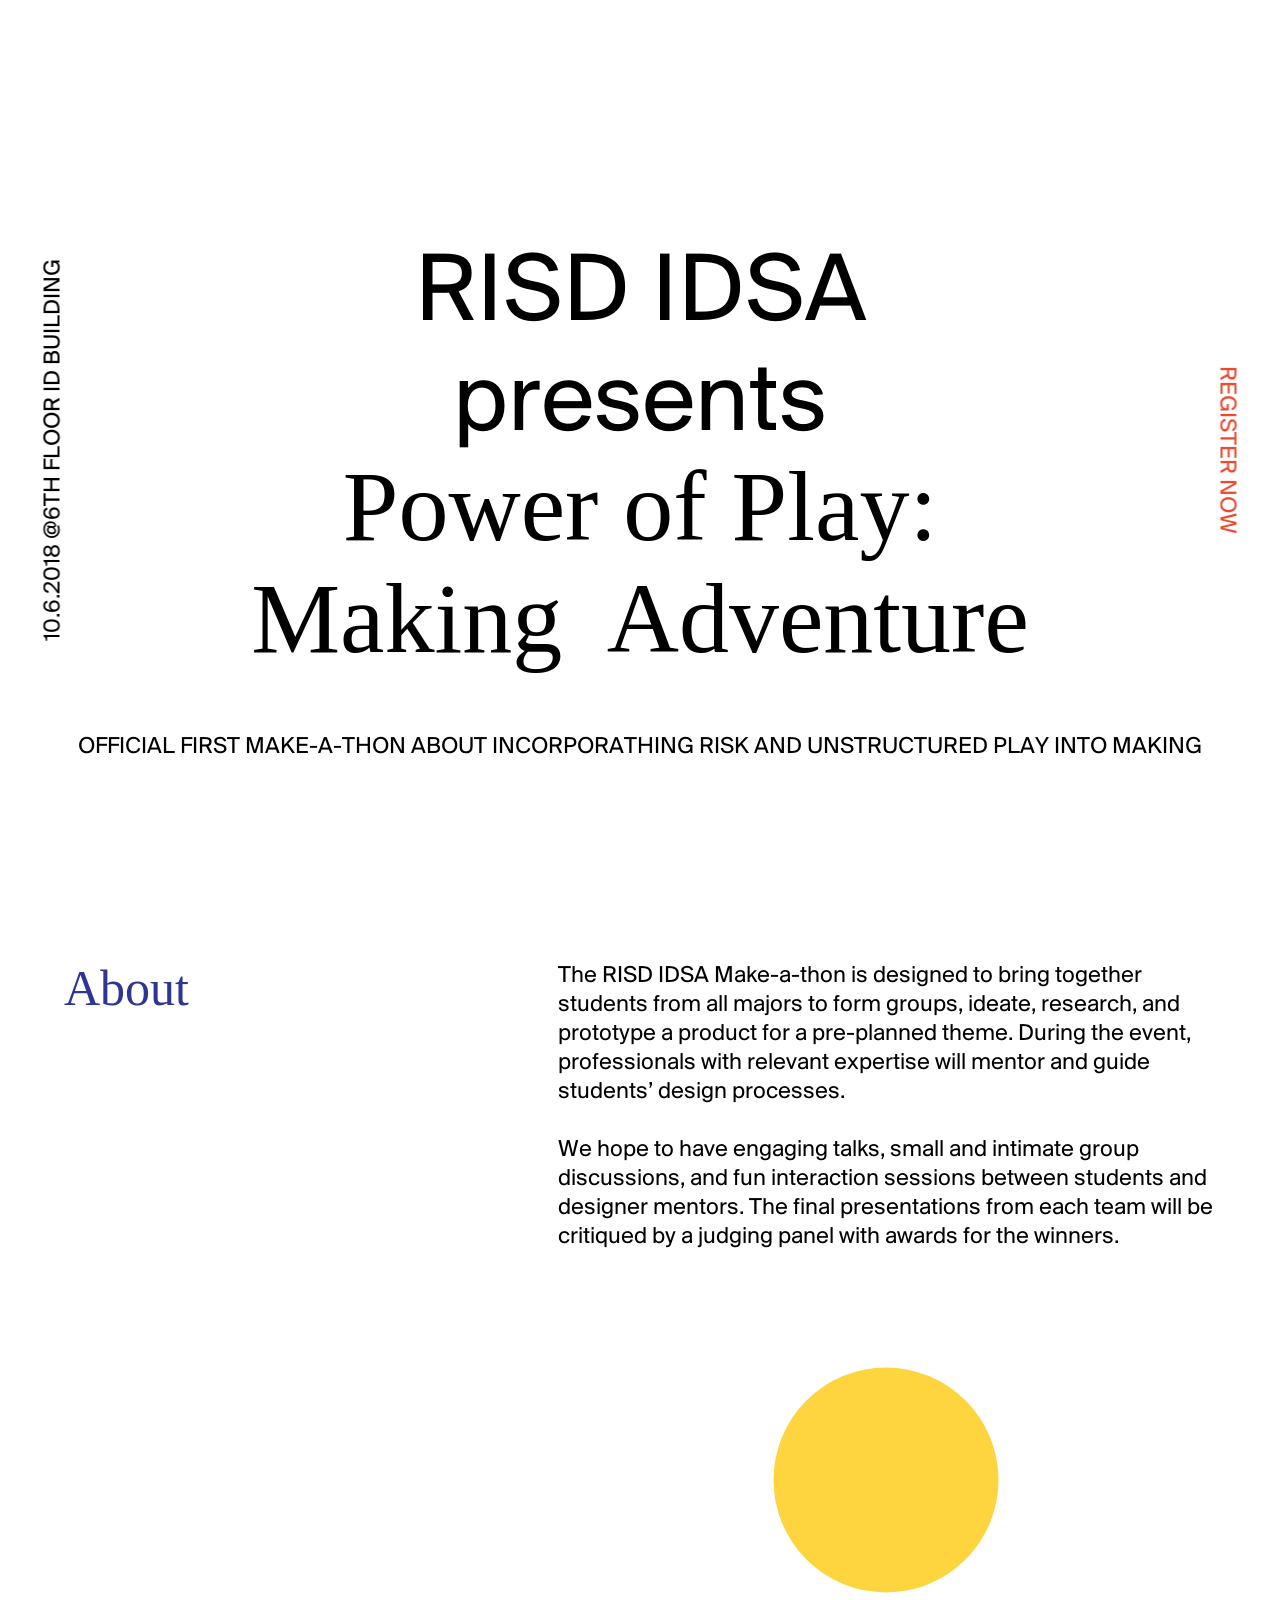
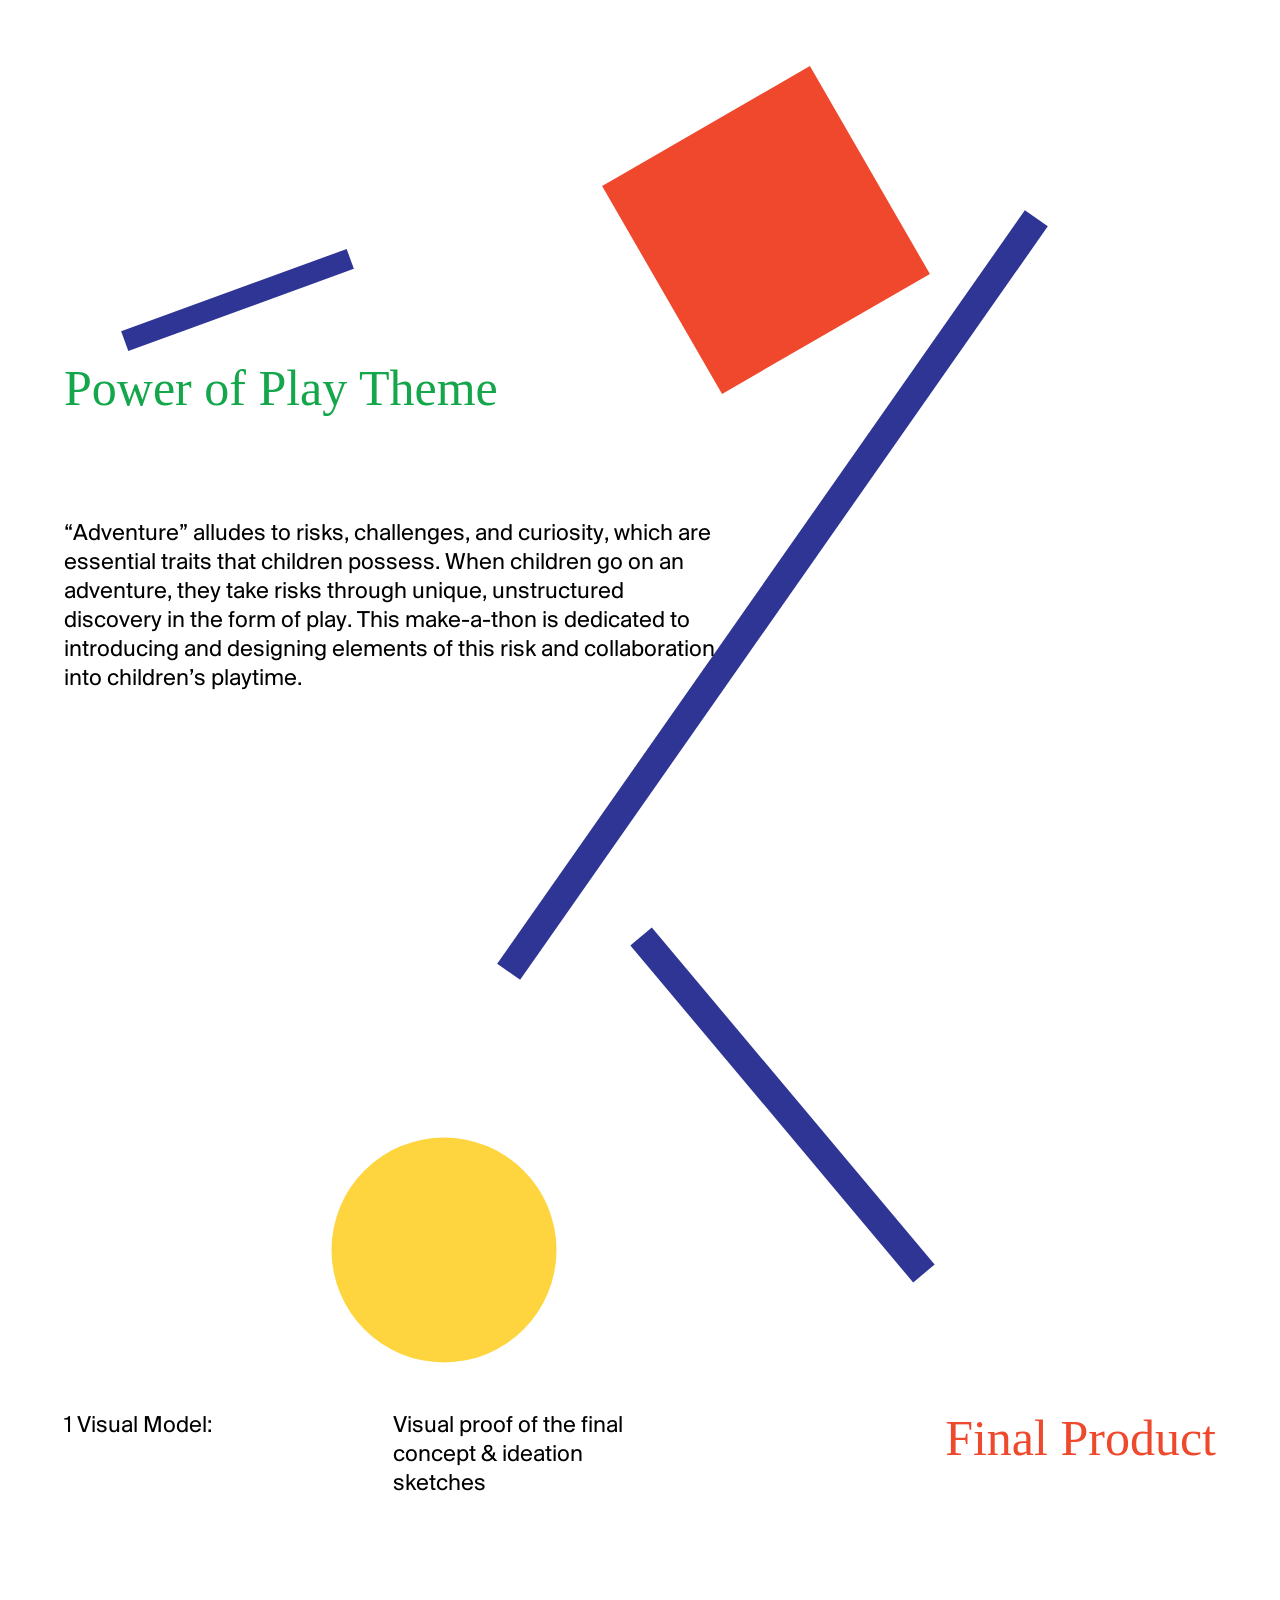
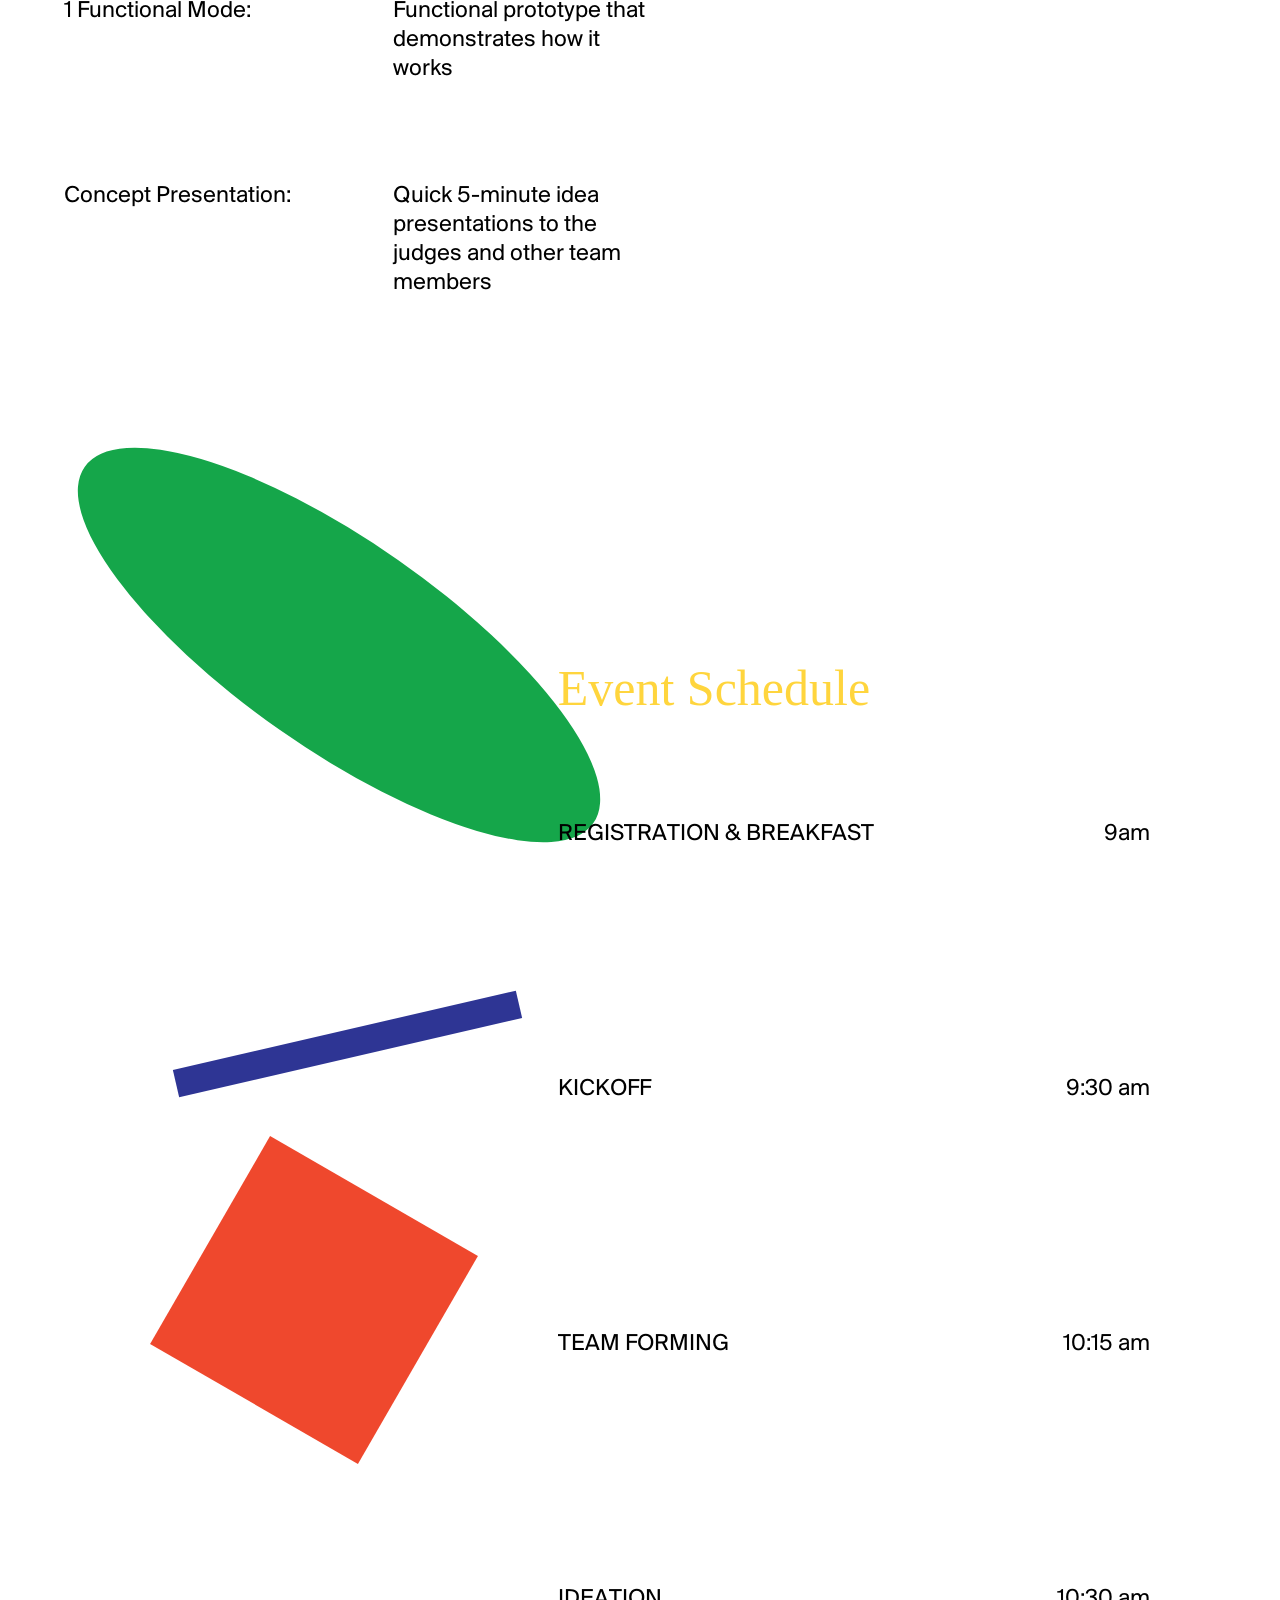
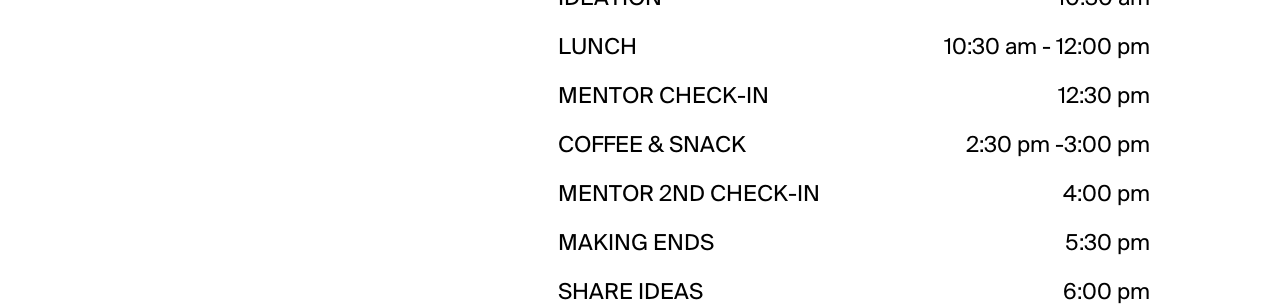
<file: index.html>
<!DOCTYPE HTML>
<html>
<head>
    <meta charset="utf-8">
	<meta name="viewport" content="initial-scale=1.0, user-scalable=no" />
	<meta http-equiv="content-type" content="text/html; charset=UTF-8" />
	<link rel="image_src" href="{https://scontent-sjc3-1.xx.fbcdn.net/v/t1.0-9/42312498_1120854461406097_5989511393840201728_o.jpg?_nc_cat=111&_nc_ht=scontent-sjc3-1.xx&oh=f6b8766a9299c50922b7176af8e59d47&oe=5D08E197}" />
	<meta name="linkedin:image" property="og:image" content="{https://scontent-sjc3-1.xx.fbcdn.net/v/t1.0-9/42312498_1120854461406097_5989511393840201728_o.jpg?_nc_cat=111&_nc_ht=scontent-sjc3-1.xx&oh=f6b8766a9299c50922b7176af8e59d47&oe=5D08E197}" />
	<style type="text/css">
		html,
		body {
			height: 100%;
		}
	</style>
	<title>MAKE-A-THON</title>
	<link rel="stylesheet" type="text/css" href="style.css">
</head>

<body>

	<div class="form_shape" id="form_shape_1"></div>
	<div class="form_shape" id="form_shape_2"></div>
	<div class="form_shape" id="form_shape_3"></div>
	<div class="form_shape" id="form_shape_4"></div>
	<div class="form_shape" id="form_shape_5"></div>
	<div class="form_shape" id="form_shape_6"></div>
	<div class="form_shape" id="form_shape_7"></div>
	<div class="form_shape" id="form_shape_8"></div>
	<div class="form_shape" id="form_shape_9"></div>

	<div class="date">
		10.6.2018 @6TH FLOOR ID BUILDING
	</div>

	<a class="link" href="https://risdidsa.typeform.com/to/c5Cw5n" target=blank>
		<div class="apply" id="apply">
			REGISTER&nbsp;NOW
		</div>
	</a>

	<div class="headline">
		<span class="headline1">
			<span id="line1">RISD&nbsp;IDSA</span><br>presents
		</span>
		<br>
		<span class="headline2">
			Power of Play: <br>Making&nbsp; Adventure
		</span>
	</div>

	<div class="txt1">
		OFFICIAL FIRST MAKE-A-THON ABOUT INCORPORATHING RISK AND UNSTRUCTURED PLAY INTO MAKING
	</div>


	<div class="about_container">
		<div class="title" id="about">
			About
		</div>
		<div class="content" id="about_content">
			The RISD IDSA Make-a-thon is designed to bring together students from all majors to form groups, ideate, research, and prototype a product for a pre-planned theme. During the event, professionals with relevant expertise will mentor and guide students’ design processes.
			<br><br> We hope to have engaging talks, small and intimate group discussions, and fun interaction sessions between students and designer mentors. The final presentations from each team will be critiqued by a judging panel with awards for the winners.
		</div>
	</div>

	<div class="powerofplay_container">
		<div class="title" id="powerofplay">Power of Play Theme</div>
		<div class="content" id="powerofplay_content">“Adventure” alludes to risks, challenges, and curiosity, which are essential traits that children possess. When children go on an adventure, they take risks through unique, unstructured discovery in the form of play. This make-a-thon is dedicated to introducing and designing elements of this risk and collaboration into children’s playtime.</div>
	</div>

	<div class="finalproduct_container">
		<div class="title" id="finalproduct">Final Product</div>

		<div class="content finalproduct_contents">
			<div>1 Visual Model:</div>
			<div>Visual proof of the final concept &amp; ideation sketches</div>
			<div>1 Functional Mode: </div>
			<div>Functional prototype that demonstrates how it works</div>
			<div>Concept Presentation:</div>
			<div>Quick 5-minute idea presentations to the judges and other team members</div>
		</div>
	</div>

	<div class="eventschedule_container">
		<div class="title" id="eventschedule">Event Schedule</div>
		<div class="content eventschedule_contents">
			<div>REGISTRATION &amp; BREAKFAST </div>
			<div class="time">9am </div>
			<div>KICKOFF </div>
			<div class="time">9:30 am </div>
			<div>TEAM FORMING </div>
			<div class="time">10:15 am </div>
			<div>IDEATION </div>
			<div class="time">10:30 am </div>
			<div>LUNCH </div>
			<div class="time">10:30 am - 12:00 pm </div>
			<div>MENTOR CHECK-IN </div>
			<div class="time">12:30 pm </div>
			<div>COFFEE &amp; SNACK </div>
			<div class="time">2:30 pm -3:00 pm </div>
			<div>MENTOR 2ND CHECK-IN </div>
			<div class="time">4:00 pm </div>
			<div>MAKING ENDS </div>
			<div class="time">5:30 pm </div>
			<div>SHARE IDEAS</div>
			<div class="time">6:00 pm</div>
		</div>
	</div>

	<script type="text/javascript" src="script.js"></script>
</body>

</html>
</file>
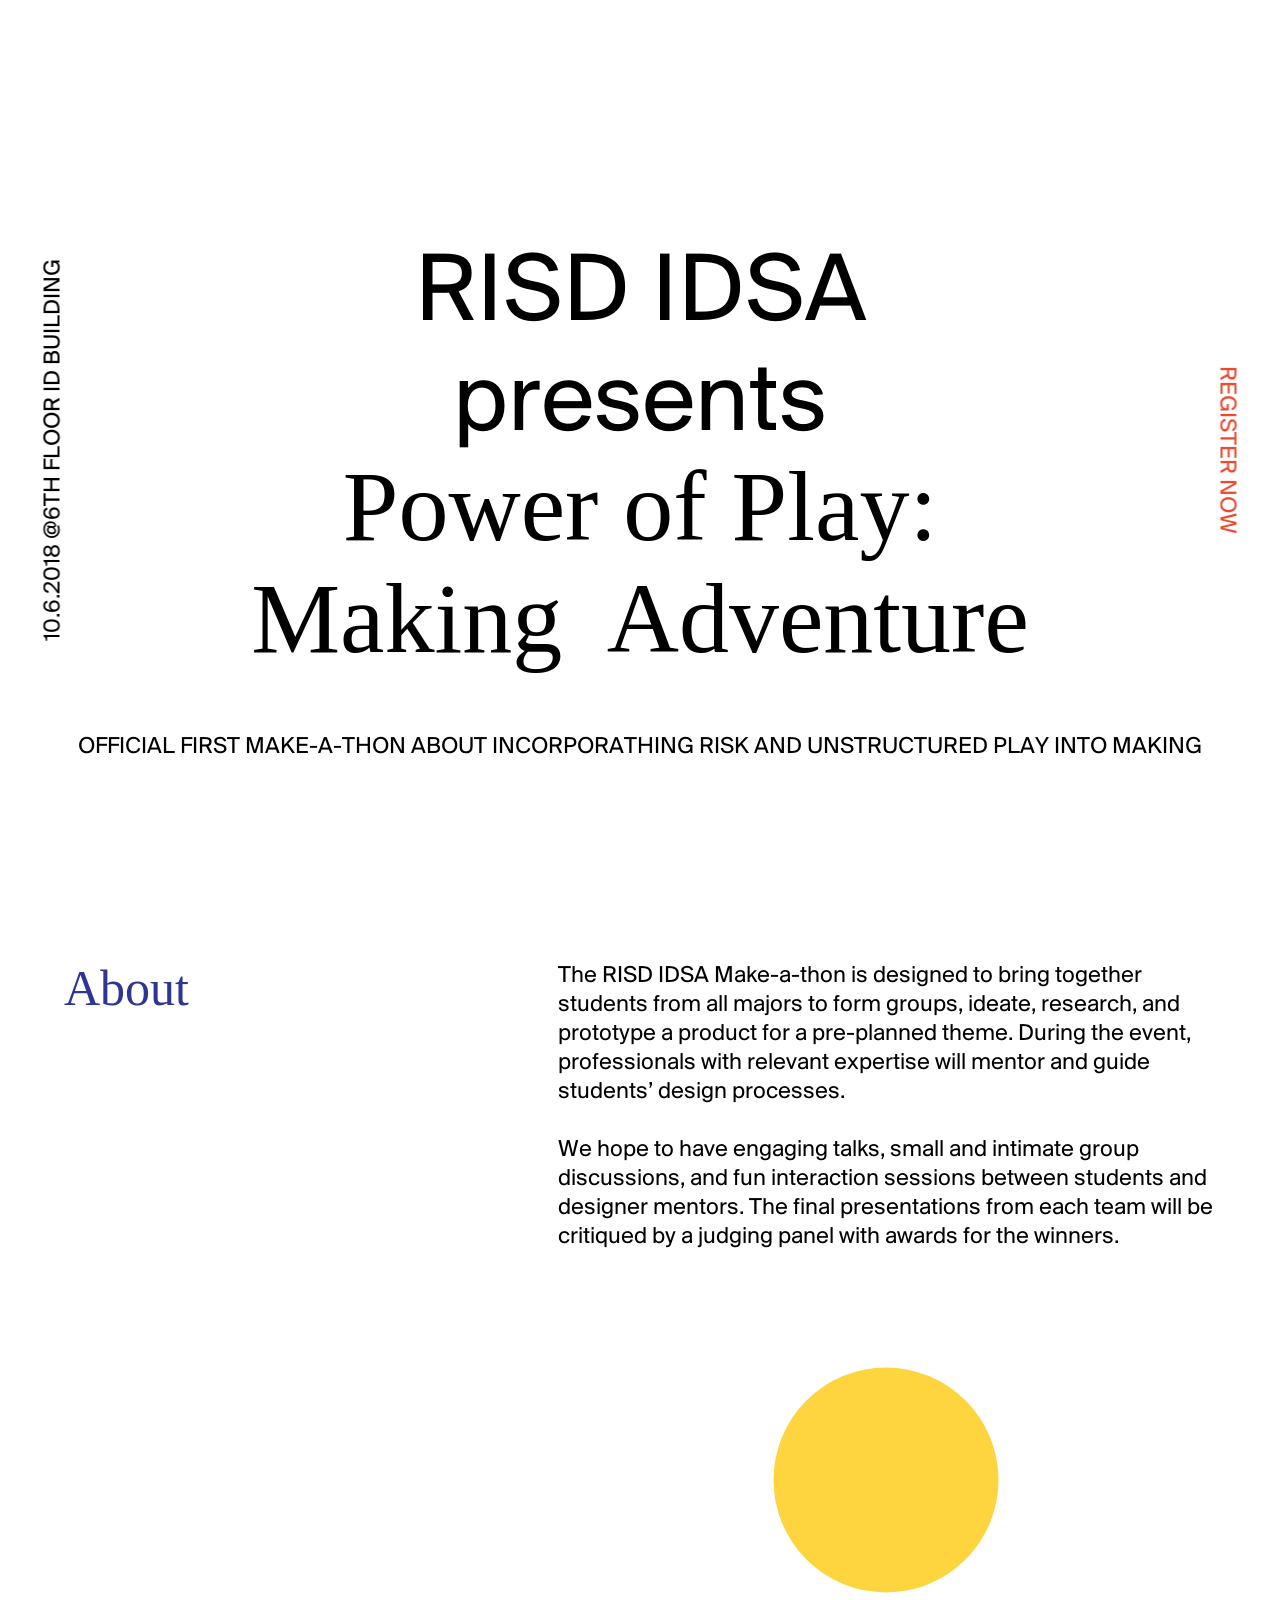
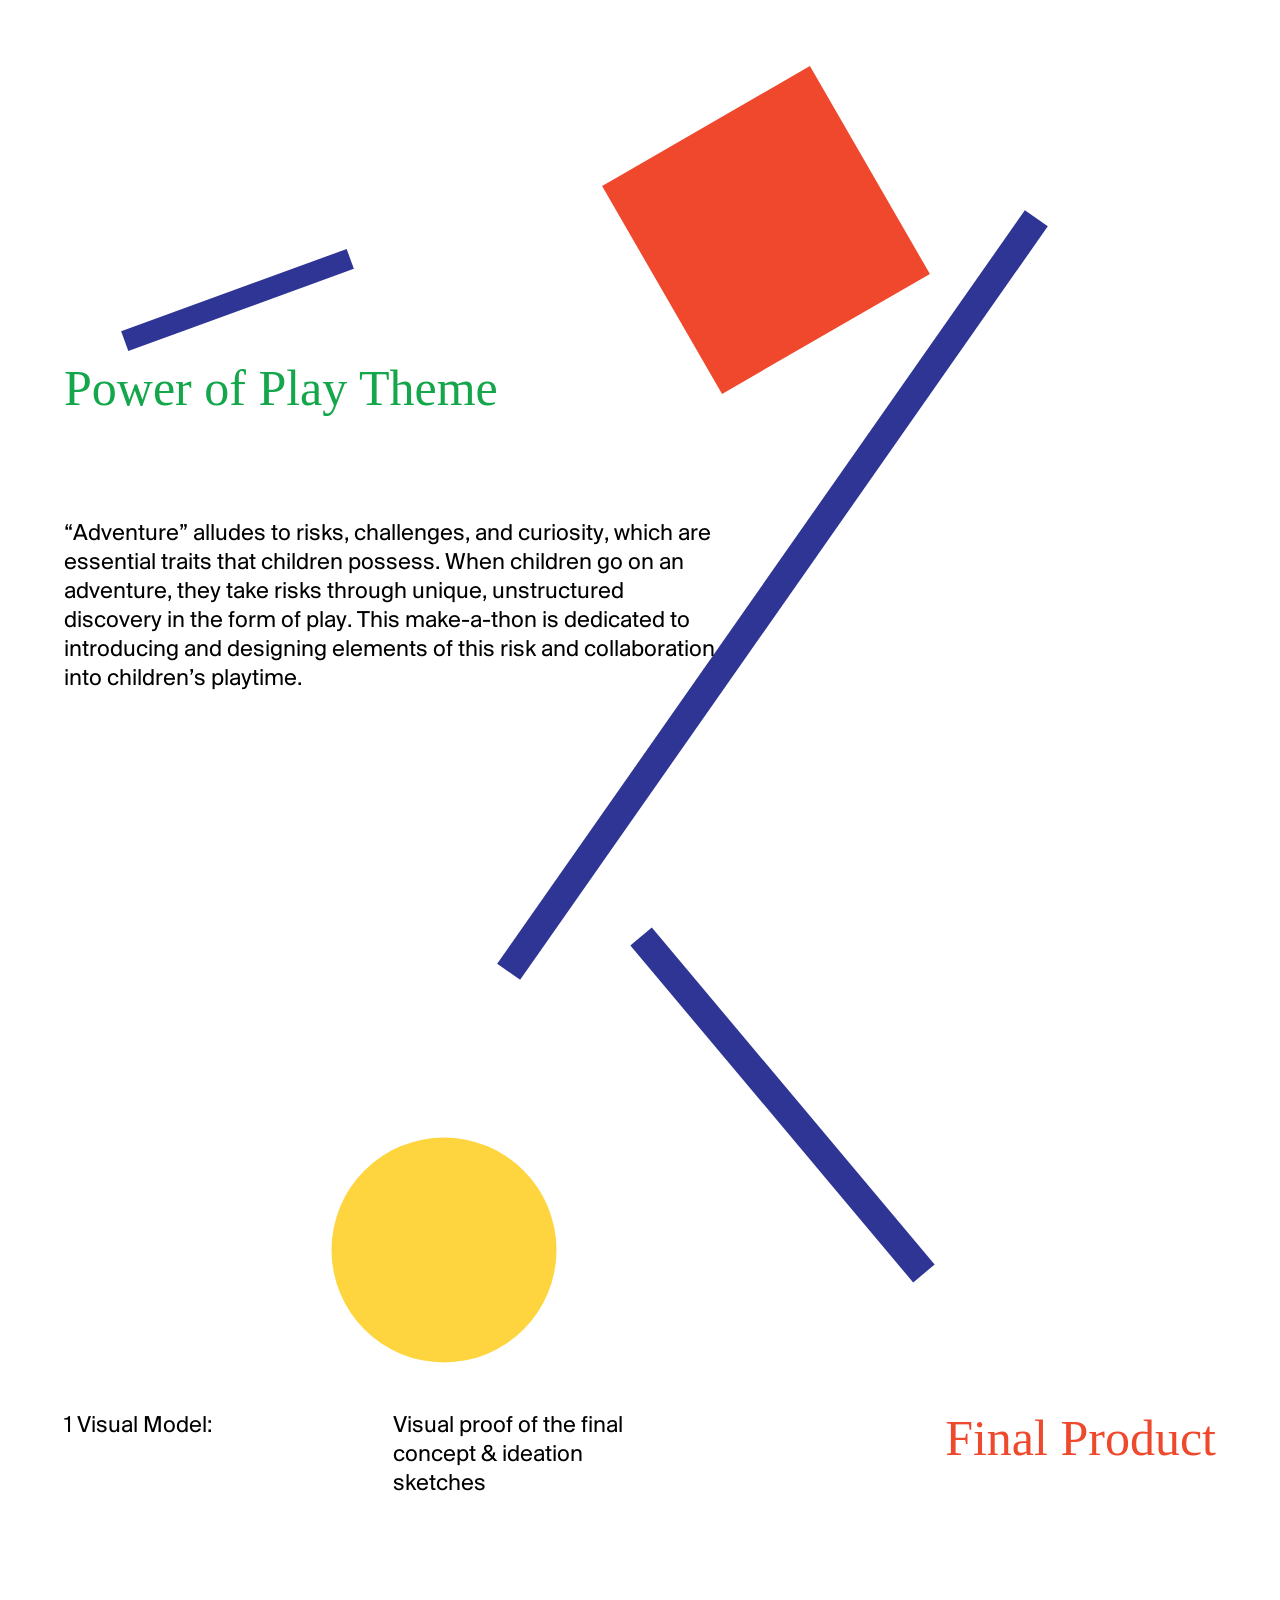
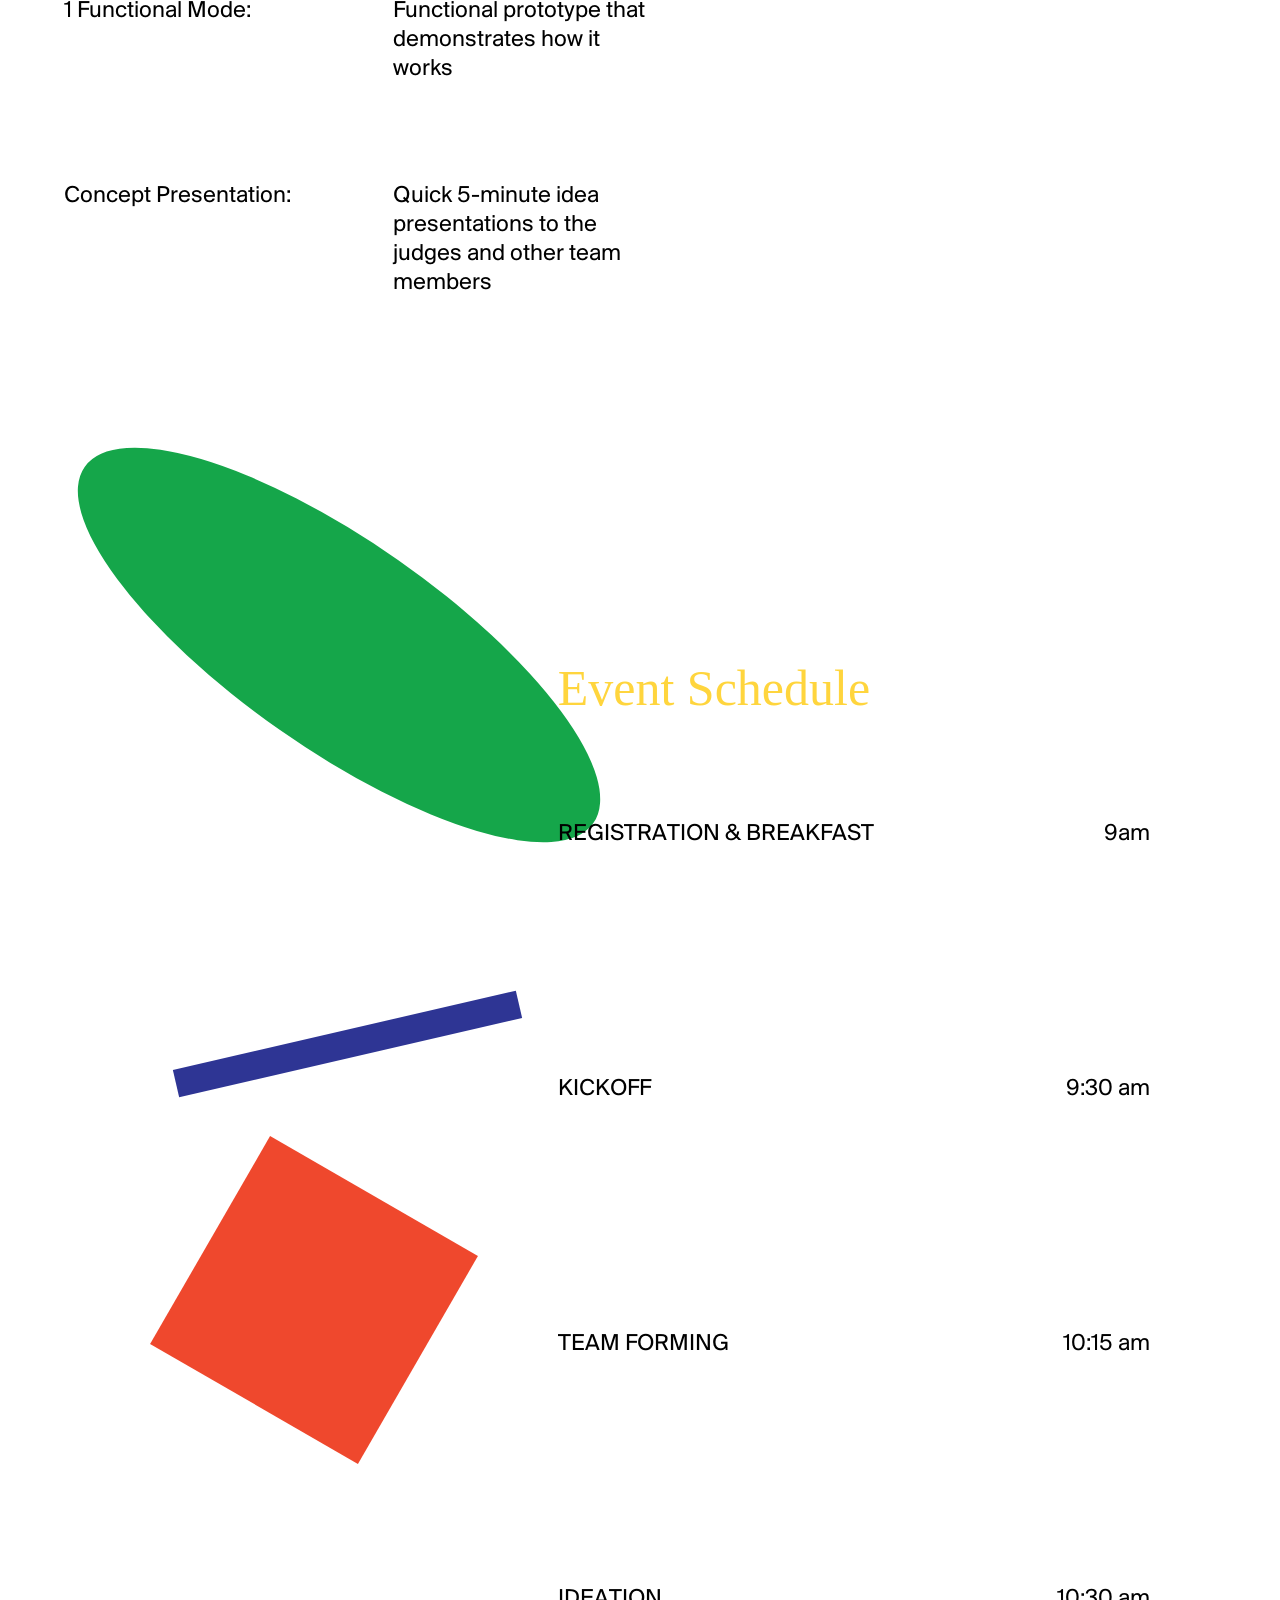
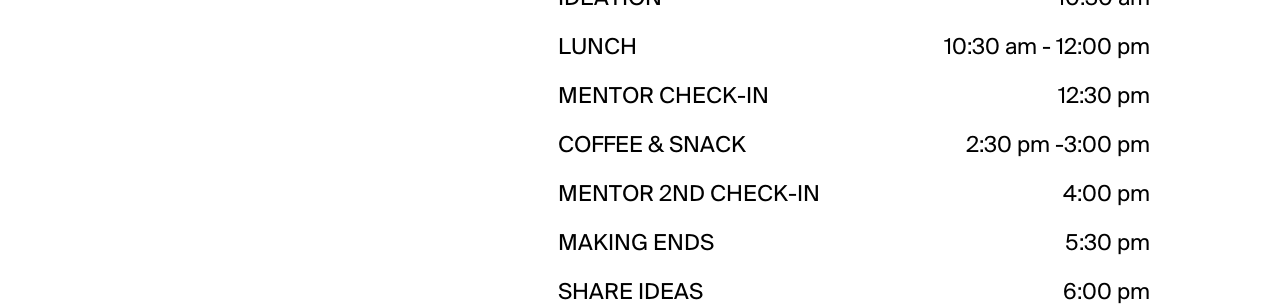
<file: Make-a-thon.html>
<!DOCTYPE HTML>
<html>
<head>
    <meta charset="utf-8">
	<meta name="viewport" content="initial-scale=1.0, user-scalable=no" />
	<meta http-equiv="content-type" content="text/html; charset=UTF-8" />
	<style type="text/css">
		html,
		body {
			height: 100%;
		}
	</style>
	<title>MAKE-A-THON</title>
	<link rel="stylesheet" type="text/css" href="style.css">
</head>

<body>

	<div class="form_shape" id="form_shape_1"></div>
	<div class="form_shape" id="form_shape_2"></div>
	<div class="form_shape" id="form_shape_3"></div>
	<div class="form_shape" id="form_shape_4"></div>
	<div class="form_shape" id="form_shape_5"></div>
	<div class="form_shape" id="form_shape_6"></div>
	<div class="form_shape" id="form_shape_7"></div>
	<div class="form_shape" id="form_shape_8"></div>
	<div class="form_shape" id="form_shape_9"></div>

	<div class="date">
		10.6.2018 @6TH FLOOR ID BUILDING
	</div>

	<a class="link" href="https://risdidsa.typeform.com/to/c5Cw5n">
		<div class="apply" id="apply">
			REGISTER&nbsp;NOW
		</div>
	</a>

	<div class="headline">
		<span class="headline1">
			<span id="line1">RISD&nbsp;IDSA</span><br>presents
		</span>
		<br>
		<span class="headline2">
			Power of Play: <br>Making&nbsp; Adventure
		</span>
	</div>

	<div class="txt1">
		OFFICIAL FIRST MAKE-A-THON ABOUT INCORPORATHING RISK AND UNSTRUCTURED PLAY INTO MAKING
	</div>


	<div class="about_container">
		<div class="title" id="about">
			About
		</div>
		<div class="content" id="about_content">
			The RISD IDSA Make-a-thon is designed to bring together students from all majors to form groups, ideate, research, and prototype a product for a pre-planned theme. During the event, professionals with relevant expertise will mentor and guide students’ design processes.
			<br><br> We hope to have engaging talks, small and intimate group discussions, and fun interaction sessions between students and designer mentors. The final presentations from each team will be critiqued by a judging panel with awards for the winners.
		</div>
	</div>

	<div class="powerofplay_container">
		<div class="title" id="powerofplay">Power of Play Theme</div>
		<div class="content" id="powerofplay_content">“Adventure” alludes to risks, challenges, and curiosity, which are essential traits that children possess. When children go on an adventure, they take risks through unique, unstructured discovery in the form of play. This make-a-thon is dedicated to introducing and designing elements of this risk and collaboration into children’s playtime.</div>
	</div>

	<div class="finalproduct_container">
		<div class="title" id="finalproduct">Final Product</div>

		<div class="content finalproduct_contents">
			<div>1 Visual Model:</div>
			<div>Visual proof of the final concept &amp; ideation sketches</div>
			<div>1 Functional Mode: </div>
			<div>Functional prototype that demonstrates how it works</div>
			<div>Concept Presentation:</div>
			<div>Quick 5-minute idea presentations to the judges and other team members</div>
		</div>
	</div>

	<div class="eventschedule_container">
		<div class="title" id="eventschedule">Event Schedule</div>
		<div class="content eventschedule_contents">
			<div>REGISTRATION &amp; BREAKFAST </div>
			<div class="time">9am </div>
			<div>KICKOFF </div>
			<div class="time">9:30 am </div>
			<div>TEAM FORMING </div>
			<div class="time">10:15 am </div>
			<div>IDEATION </div>
			<div class="time">10:30 am </div>
			<div>LUNCH </div>
			<div class="time">10:30 am - 12:00 pm </div>
			<div>MENTOR CHECK-IN </div>
			<div class="time">12:30 pm </div>
			<div>COFFEE &amp; SNACK </div>
			<div class="time">2:30 pm -3:00 pm </div>
			<div>MENTOR 2ND CHECK-IN </div>
			<div class="time">4:00 pm </div>
			<div>MAKING ENDS </div>
			<div class="time">5:30 pm </div>
			<div>SHARE IDEAS</div>
			<div class="time">6:00 pm</div>
		</div>
	</div>

	<script type="text/javascript" src="script.js"></script>
</body>

</html>
</file>
<file: style.css>
@font-face {
	font-family: SuisseBPIntl-Regular;
	src: url("fonts/SuisseBPIntl-Regular.otf") format("opentype");
	;
}

@font-face {
	font-family: SuisseWorks;
	src: url("fonts/SuisseWorks-Medium.otf") format("opentype");
	;
}

html,
body {
	margin: 0;
	padding: 0;
	font-family: "SuisseBPIntl-Regular", Helvetica;
	margin-left: 5%;
	margin-right: 5%;
	font-size: 24px;
}

body {
	position: absolute;
	left: 0;
	right: 0;
	top: 0;
	bottom: 0;
}

.date,
.apply {
	position: fixed;
	top: 50%;
	width: 500px;
	text-align: center;
}

.date {
	left: 0;
	margin-left: 4%;
	transform: translateY(-50%) translateX(-50%) rotate(-90deg);
}

.apply {
	transform: rotate(90deg);
	right: 0;
	margin-right: 4%;
	transform: translateX(50%) translateY(-50%) rotate(90deg);
	cursor: pointer;
	width: 200px;
	color: #ef482d;
}

.headline {
	margin-top: 230px;
	width: 100%;
	height: 500px;
	text-align: center;
	font-size: 100px;
	line-height: 110px;
}

#line1 {
	line-height: 0px;
}

.headline1 {
	font-family: "SuisseBPIntl-Regular";
	line-height: 100px;
}

.headline2 {
	font-family: "Suisse Works", "Times New Roman";
	line-height: 110px;
}

.txt1 {
	text-align: center;
}

.title {
	font-family: "Suisse Works", "Times New Roman";
	font-weight: "Medium";
	font-size: 50px;
}

.about_container {
	height: 200px;
	margin-top: 200px;
}

#about {
	color: #2E3593;
	display: inline-block;
	width: 42.857142857142858%;
}

#about_content {
	display: inline-block;
	width: 57.142857142857144%;
	float: right;
}

.powerofplay_container {
	height: 300px;
	margin-top: 800px;
}

#powerofplay {
	color: #14A64B;
}

#powerofplay_content {
	margin-top: 100px;
	width: 57.142857142857144%;
}

.finalproduct_container {
	height: 300px;
	margin-top: 750px;
}

#finalproduct {
	width: 42.857142857142858%;
	color: #EF492D;
	float: right;
	text-align: right;
}

.finalproduct_contents {
	width: 57.142857142857144%;
}

.finalproduct_contents {
	display: grid;
	grid-template-columns: 50% 40%;
	grid-template-rows: 50% 50% 50%;
	grid-row-gap: 20px;
}

.eventschedule_container {
	height: 500px;
	margin-top: 550px;
	margin-bottom: 500px;
}

#eventschedule {
	float: right;
	width: 57.142857142857144%;
	color: #FFD53D;
}

.eventschedule_contents {
	margin-top: 100px;
	width: 57.142857142857144%;
	float: right;
	display: grid;
	grid-template-columns: 50% 40%;
	grid-template-rows: 50% 50% 50%;
	grid-row-gap: 20px;
	margin-bottom: 100px;
}

.time {
	text-align: right;
}

.form_shape {
	transform: scale(2.4);
	position: absolute;
	z-index: -1;
}

#form_shape_1 {
	width: 100px;
	height: 100px;
	border-radius: 50px;
	background-color: #fed53e;
	top: 1430px;
	right: 280px;
	transform: scale(2.25);
}

#form_shape_2 {
	height: 80px;
	width: 7px;
	background-color: #2e3594;
	top: 1860px;
	left: 170px;
	transform: rotate(70deg) scale(3);
}

#form_shape_3 {
	width: 100px;
	height: 100px;
	background-color: #ef482d;
	top: 1780px;
	right: 400px;
	transform: rotate(-30deg) scale(2.4);
}

#form_shape_4 {
	height: 230px;
	width: 7px;
	background-color: #2e3594;
	top: 2080px;
	right: 440px;
	transform: rotate(35deg) scale(4);
}

#form_shape_5 {
	height: 110px;
	width: 7px;
	background-color: #2e3594;
	top: 2650px;
	right: 430px;
	transform: rotate(-40deg) scale(4);
}

#form_shape_6 {
	width: 100px;
	height: 100px;
	border-radius: 50px;
	background-color: #fed53e;
	top: 2800px;
	left: 330px;
	transform: scale(2.25);
}

#form_shape_7 {
	width: 270px;
	height: 90px;
	border-radius: 150px / 50px;
	background-color: #15a64a;
	top: 3800px;
	left: 140px;
	transform: rotate(35deg) scale(2.3);
}

#form_shape_8 {
	height: 88px;
	width: 7px;
	background-color: #2e3594;
	top: 4200px;
	left: 280px;
	transform: rotate(-103deg) scale(4);
}

#form_shape_9 {
	width: 100px;
	height: 100px;
	background-color: #ef482d;
	top: 4450px;
	left: 200px;
	transform: rotate(30deg) scale(2.4);
}

a {
	text-decoration: none;
}

a:active {
    color: #ef482d;
}

a:visited {
    color: #ef482d;
}


a:link {
    color: #ef482d;
}
</file>
